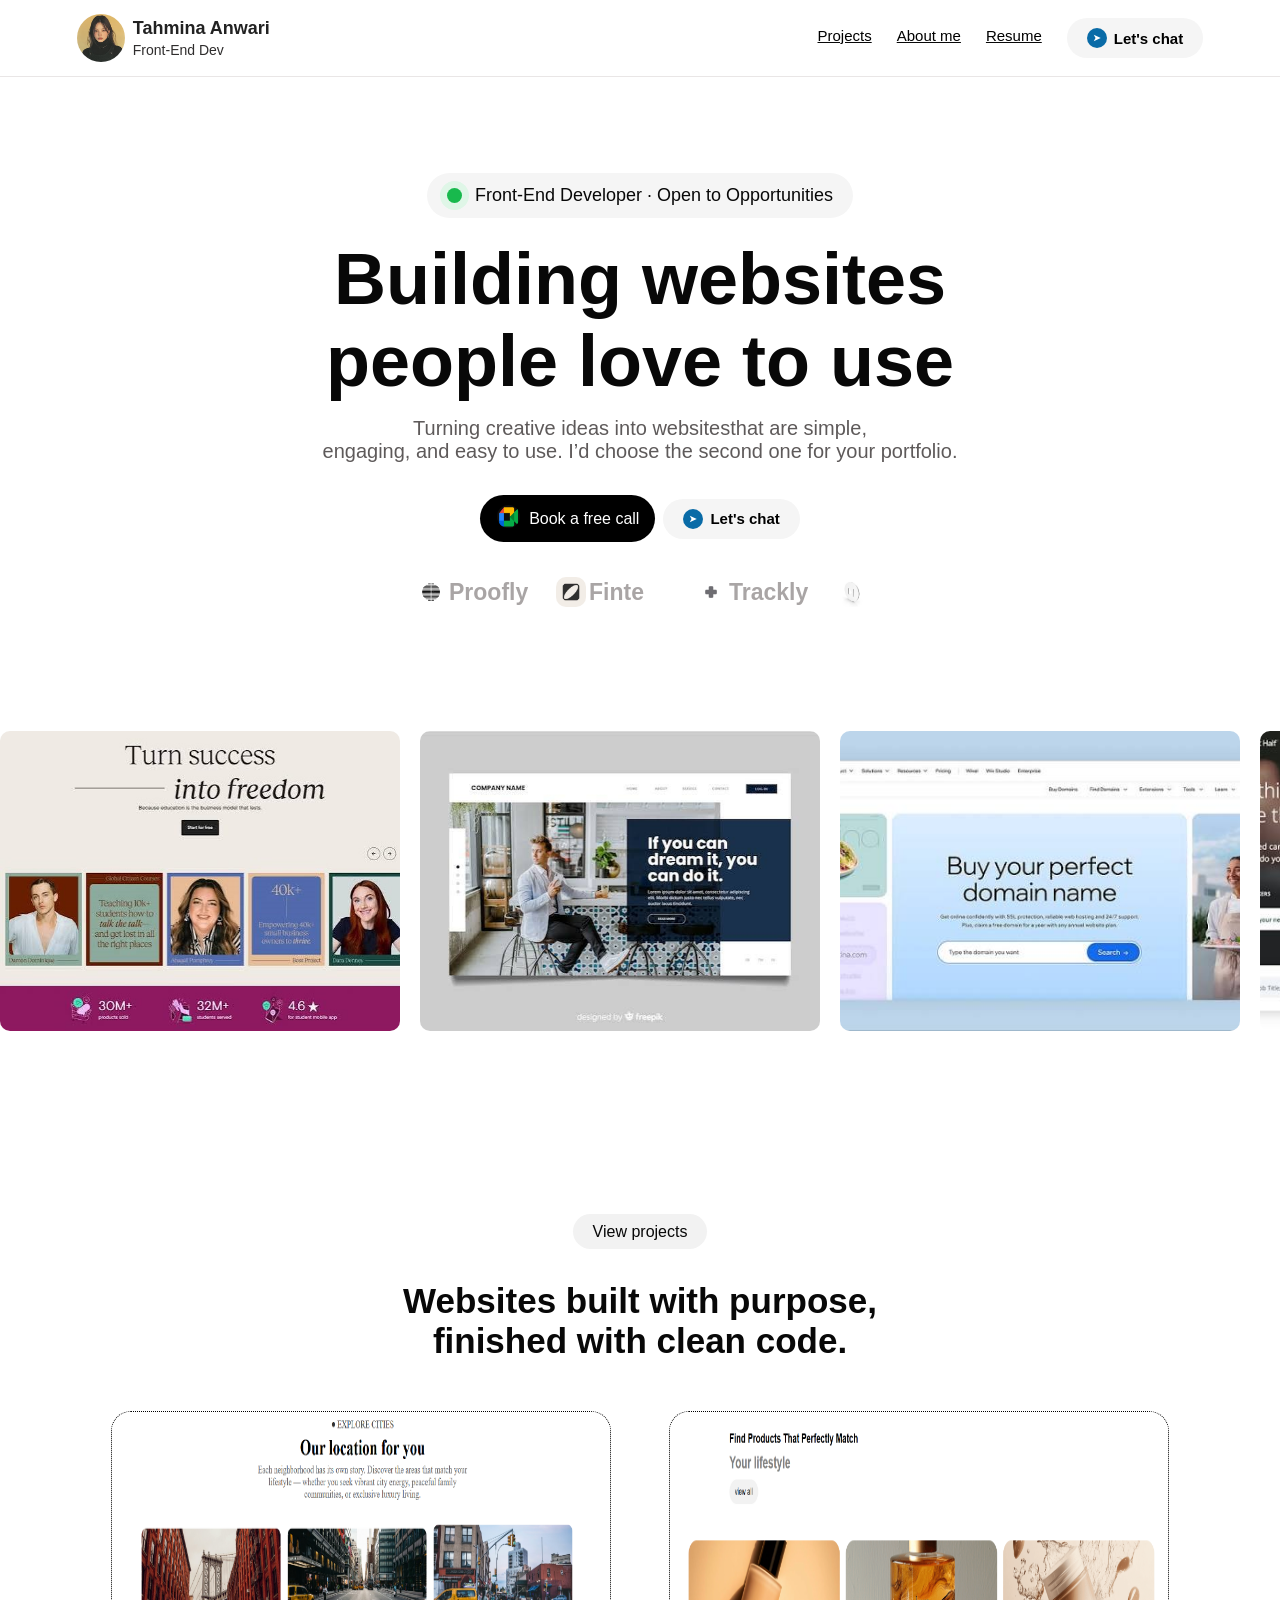
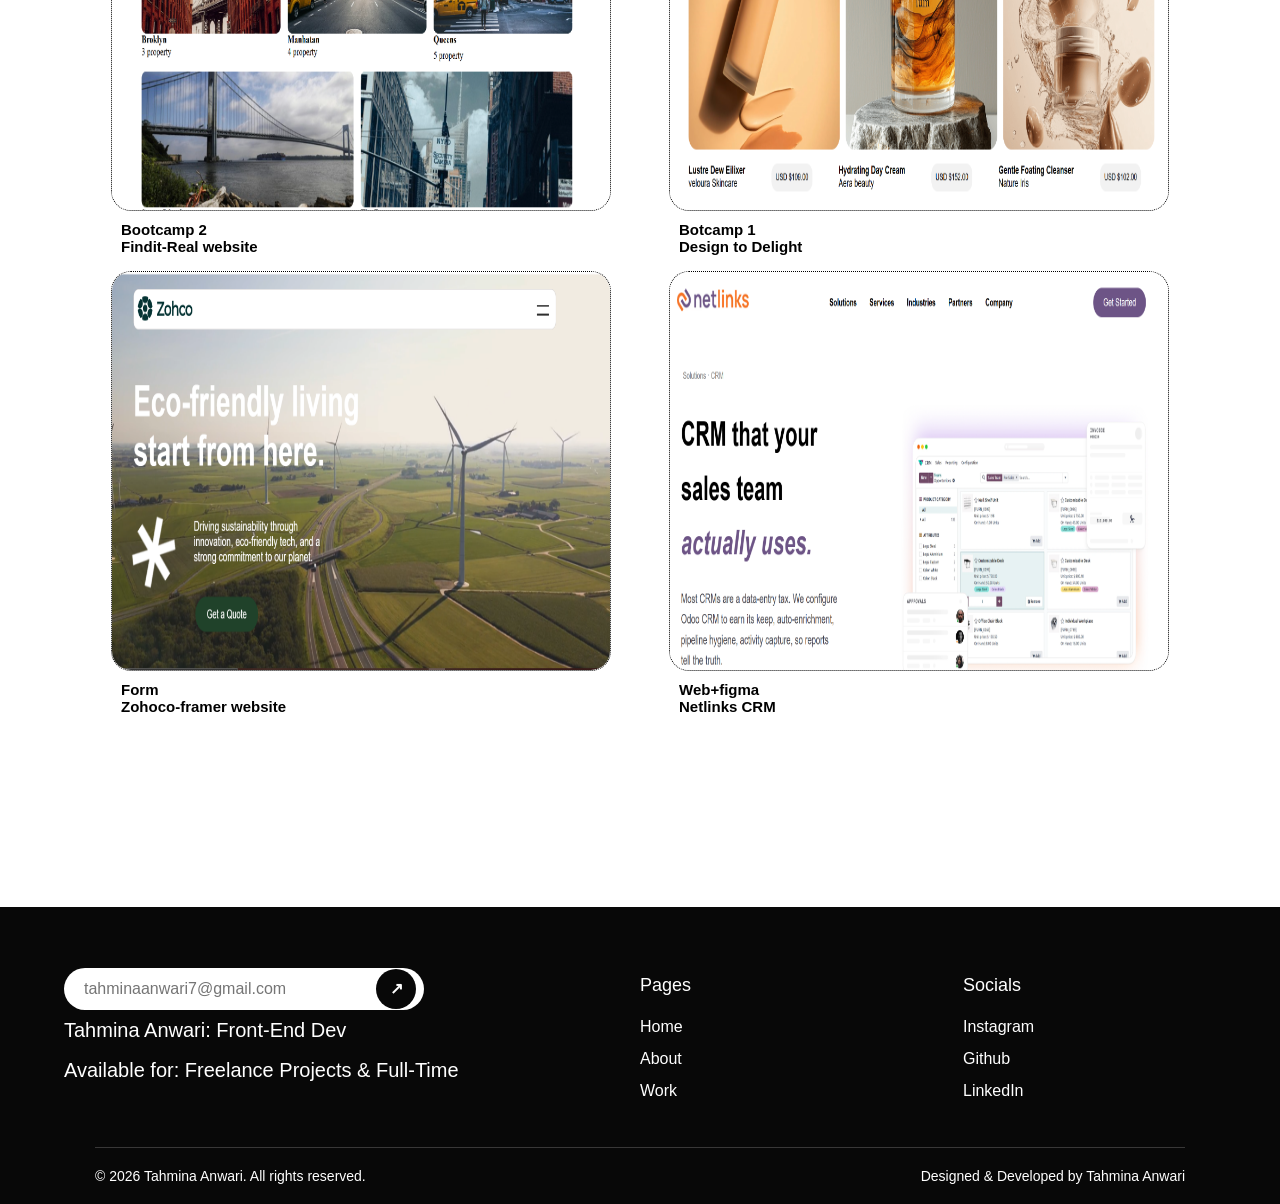
<file: index.html>
<!DOCTYPE html>
<html lang="en">
<head>
    <meta charset="UTF-8">
    <meta name="viewport" content="width=device-width, initial-scale=1.0">
    <title>Continuous Image Slider</title>
    <link rel="stylesheet" href="style.css">
</head>
<body>
    <section>
        <nav class="navbar"> 
            <div class="navv">
                <img src="images/images (8).jpg" alt="">
                  <div class="profile-info">
      <h3>Tahmina Anwari</h3>
      <p>Front-End Dev</p>
    </div></div>
    <div class="nav_link">
                <ul class="menu">
<li><a href="#projects">Projects</a></li>
<li><a href="about.html">About me</a></li>
<li><a href="resumme.html">Resume</a></li>

</ul>
<a href="https://t.me/tahmina_anwari" class="chat_btn"><span class="telegram">➤</span>Let's chat</a>
            </div>
        </nav>
        </div>
    </section>
<!----hero section-->
<section >
<div class="Hero">
<div class="tairadot">
        <span class="dot"></span>
       Front-End Developer · Open to Opportunities
      </div>
<h1>Building websites<br>people love to use</h1>
<p>Turning creative ideas into websitesthat are simple,<br> engaging, and easy to use.
I’d choose the second one for your portfolio.</p>
<div class="omid">
<a href="https://meet.google.com/home?authuser=0" class="videocall"><span class="call"><img src="images/googlemeet.png" alt=""></span>Book a free call</a>
<a href="https://t.me/tahmina_anwari" class="chat_btn"><span class="telegram">➤</span> Let's chat</a>
</div>
</div>
  <div class="slider">
        <div class="slider-track">
            <div class="slide"><img src="images/images.png">
            <div class="slideinfo">
            <p>Proofly</p></div></div>
            <div class="slide"><img src="images/images.jpg"><p>Finte</p></div>
            <div class="slide"><img src="images/download.png"><p>Trackly</p></div>
            <div class="slide"><img src="images/images (1).jpg"><p>Taskgen</p></div>
              <!-- تکرار برای حرکت بی‌نهایت -->
             <div class="slide"><img src="images/images.png"><p>Proofly</p></div>
              <div class="slide"><img src="images/images.jpg"><p>Finte</p></div>
             <div class="slide"><img src="images/download.png"><p>Trackly</p></div>
             <div class="slide"><img src="images/images (1).jpg"><p>Taskgen</p></div>
             </div>
    </div>
</div>
<!-----big movement pics-->
 <div class="move">
        <div class="move1">
            <div class="slide1"><img src="images/web1.jpg"></div>
            <div class="slide1"><img src="images/web2.jpg"></div>
            <div class="slide1"><img src="images/web3.jpg"></div>
            <div class="slide1"><img src="images/web4.jpg"></div>
            <div class="slide1"><img src="images/web5.jpg"></div>
            <div class="slide1"><img src="images/web6.jpg"></div>
             <!-- تکرار برای حرکت بی‌نهایت -->
             <div class="slide1"><img src="images/web1.jpg"></div>
            <div class="slide1"><img src="images/web2.jpg"></div>
            <div class="slide1"><img src="images/web3.jpg"></div>
            <div class="slide1"><img src="images/web4.jpg"></div>
            <div class="slide1"><img src="images/web5.jpg"></div>
            <div class="slide1"><img src="images/web6.jpg"></div>

        </div>
    </div>
</section>
<!---- projects-->
<section id="projects">
<div class="projecthead">
<span>View projects</span>
<h1>Websites built with purpose,<br> finished with clean code.</h1>
</div>

<div class="project">
    <div class="projectpic">
       <a href="https://bootcamp-2-one.vercel.app/"> <img src="images/botcamp2img.png" alt=""></a>
        <p>Bootcamp 2<br>Findit-Real website</p></div>

        <div class="projectpic">
     <a href="https://boot-camp1-two.vercel.app/"> <img src="images/bootcamp1img.png" alt=""></a>
        <p>Botcamp 1<br> Design to Delight</p></div>

        <div class="projectpic">
       <a href="https://zohoco-website.vercel.app/"><img src="images/eco.png" alt=""></a>
        <p>Form<br> Zohoco-framer website</p></div>

        <div class="projectpic">
       <a href="https://web4-bice-two.vercel.app/"> <img src="images/crm.png" alt=""></a>
        <p> Web+figma <br>Netlinks CRM</p></div>

    </div>
</div>
</section>




<footer>
    <div class="foot">

        <!-- LEFT -->
        <div class="feet">
          <div class="email-input">
    <input
        type="email"
        id="email"
        placeholder="tahminaanwari7@gmail.com"
    >

    <span class="email-icon">↗</span>
</div>

            <p>Tahmina Anwari: Front-End Dev</p>
            <p>Available for: Freelance Projects & Full-Time</p>
        </div>

        <!-- PAGES -->
        <div class="feet2">
            <p class="small">Pages</p>

            <a href="#">Home</a>
            <a href="about.html">About</a>
            <a href="#">Work</a>
        </div>

        <!-- SOCIALS -->
        <div class="feet3">
            <p class="small">Socials</p>

            <a href="https://www.instagram.com/anwari_ta">
                Instagram
            </a>

            <a href="https://github.com/tahminaanwari7-cell/Skill-courses">
                Github
            </a>

            <a href="https://www.linkedin.com/in/tahmina-anwari-648617428/">
                LinkedIn
            </a>
        </div>

    </div>

    <div class="last">
        <span>© 2026 Tahmina Anwari. All rights reserved.</span>
        <span>Designed & Developed by Tahmina Anwari</span>
    </div>
</footer>
</body>
</html>
</file>
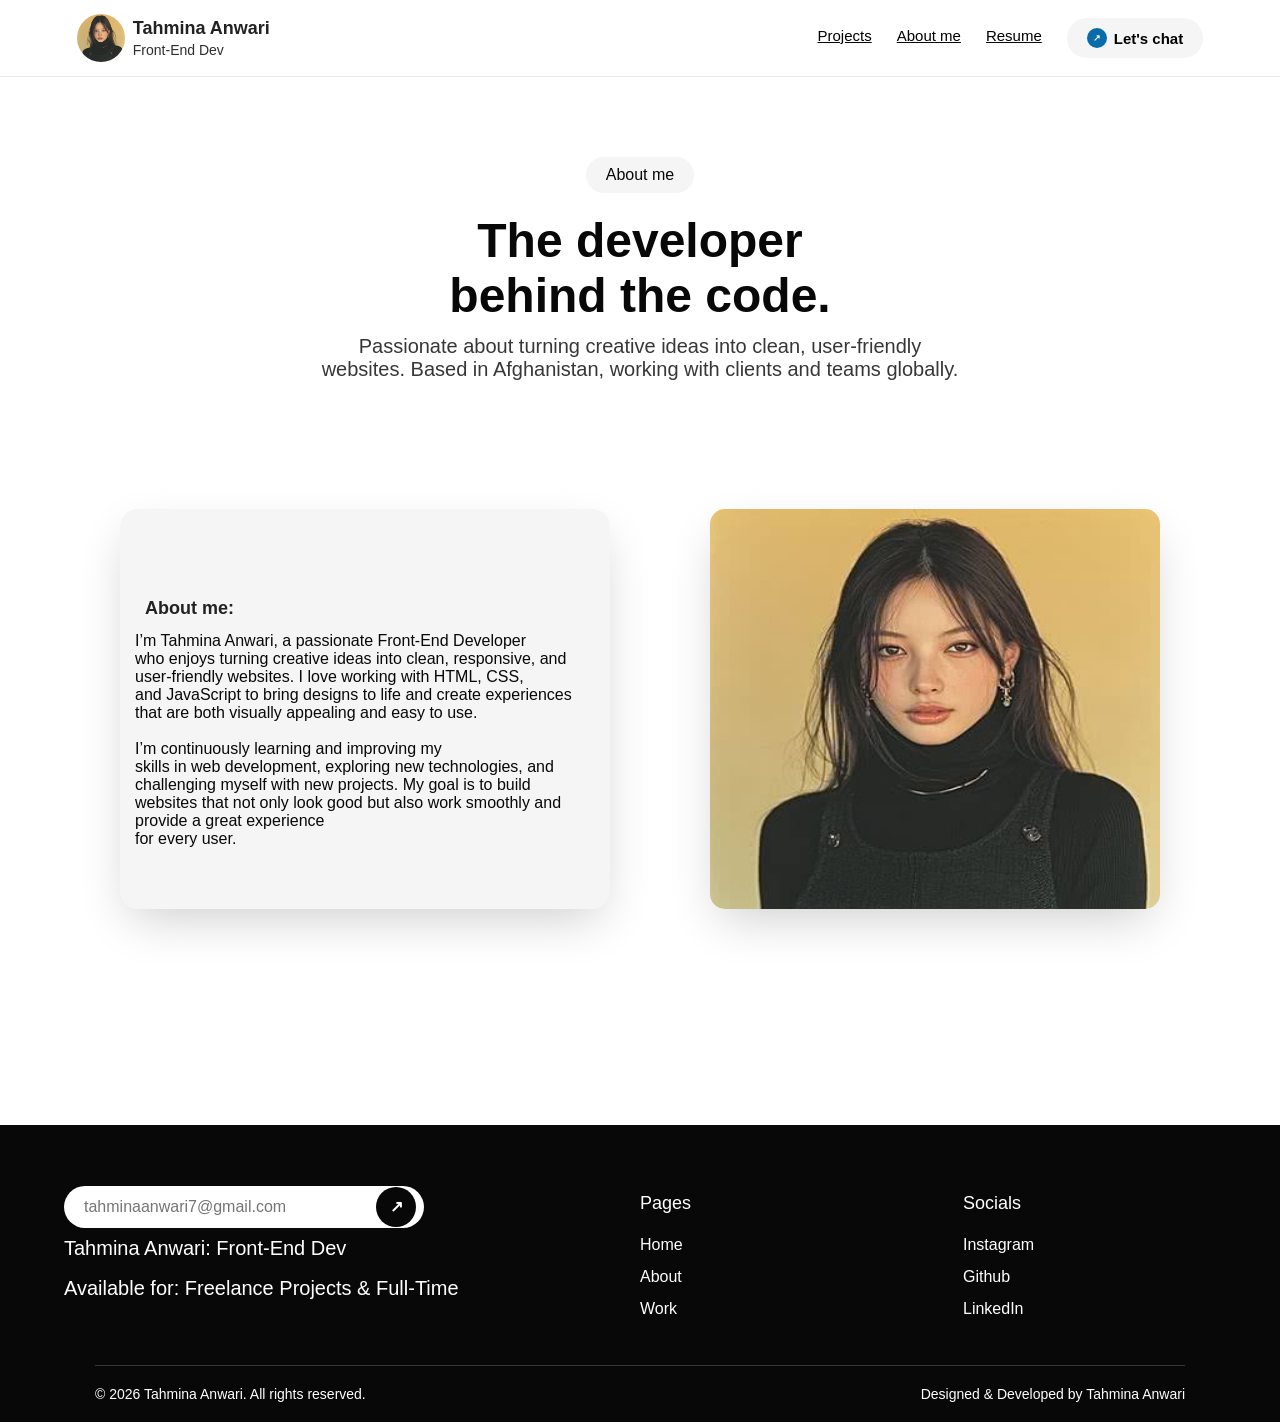
<file: about.html>
<!DOCTYPE html>
<html lang="en">
<head>
    <meta charset="UTF-8">
    <meta name="viewport" content="width=device-width, initial-scale=1.0">
    <title>Portefelio</title>
    <link rel="stylesheet" href="style.css">
</head>
<body>
   <section>
        <nav class="navbar"> 
            <div class="navv">
                <img src="images/images (8).jpg" alt="">
                  <div class="profile-info">
      <h3>Tahmina Anwari</h3>
      <p>Front-End Dev</p>
    </div></div>
    <div class="nav_link">
                <ul class="menu">
<li><a href="index.html">Projects</a></li>
<li><a href="">About me</a></li>
<li><a href="resumme.html">Resume</a></li>

</ul>
<a href="#" class="chat_btn"><span class="telegram">↗</span>Let's chat</a>
            </div>
        </nav>
    </section>  

<section >
<div class="about">
<div class="about1">
        <span class="aboutspan">About me</span>
      
      </div>
<h1>The developer<br> behind the code.</h1>
<p>Passionate about turning creative ideas into clean, user-friendly<br> websites. Based in
     Afghanistan, working with clients and teams globally.</p></div></section>
     <!----pic-->
     <section>
<div class=" aboutme ">
     <div class="aboutpic1">
    <h3>About me:</h3>
      <p>
    I’m Tahmina Anwari, a passionate Front-End Developer <br>who enjoys
    turning creative ideas into clean, responsive, and <br>user-friendly
    websites. I love working with HTML, CSS, <br>and JavaScript to bring
    designs to life and create experiences <br>that are both visually
    appealing and easy to use.<br><br>

    I’m continuously learning and improving my<br> skills in web
    development, exploring new technologies, and <br>challenging myself
    with new projects. My goal is to build <br>websites that not only
    look good but also work smoothly and provide a great experience<br>
    for every user.
</p>
    </p>
     </div>
    <div class="aboutpic">
        <img src="images/images (8).jpg" alt="">


    </div>
</div>
 </section>
<footer>
    <div class="foot">

        <!-- LEFT -->
        <div class="feet">
          <div class="email-input">
    <input
        type="email"
        id="email"
        placeholder="tahminaanwari7@gmail.com"
    >

    <span class="email-icon">↗</span>
</div>

            <p>Tahmina Anwari: Front-End Dev</p>
            <p>Available for: Freelance Projects & Full-Time</p>
        </div>

        <!-- PAGES -->
        <div class="feet2">
            <p class="small">Pages</p>

            <a href="#">Home</a>
            <a href="about.html">About</a>
            <a href="#">Work</a>
        </div>

        <!-- SOCIALS -->
        <div class="feet3">
            <p class="small">Socials</p>

            <a href="https://www.instagram.com/anwari_ta">
                Instagram
            </a>

            <a href="https://github.com/tahminaanwari7-cell/Skill-courses">
                Github
            </a>

            <a href="https://www.linkedin.com/in/tahmina-anwari-648617428/">
                LinkedIn
            </a>
        </div>

    </div>

    <div class="last">
        <span>© 2026 Tahmina Anwari. All rights reserved.</span>
        <span>Designed & Developed by Tahmina Anwari</span>
    </div>
</footer>
</body>
</html>
</file>
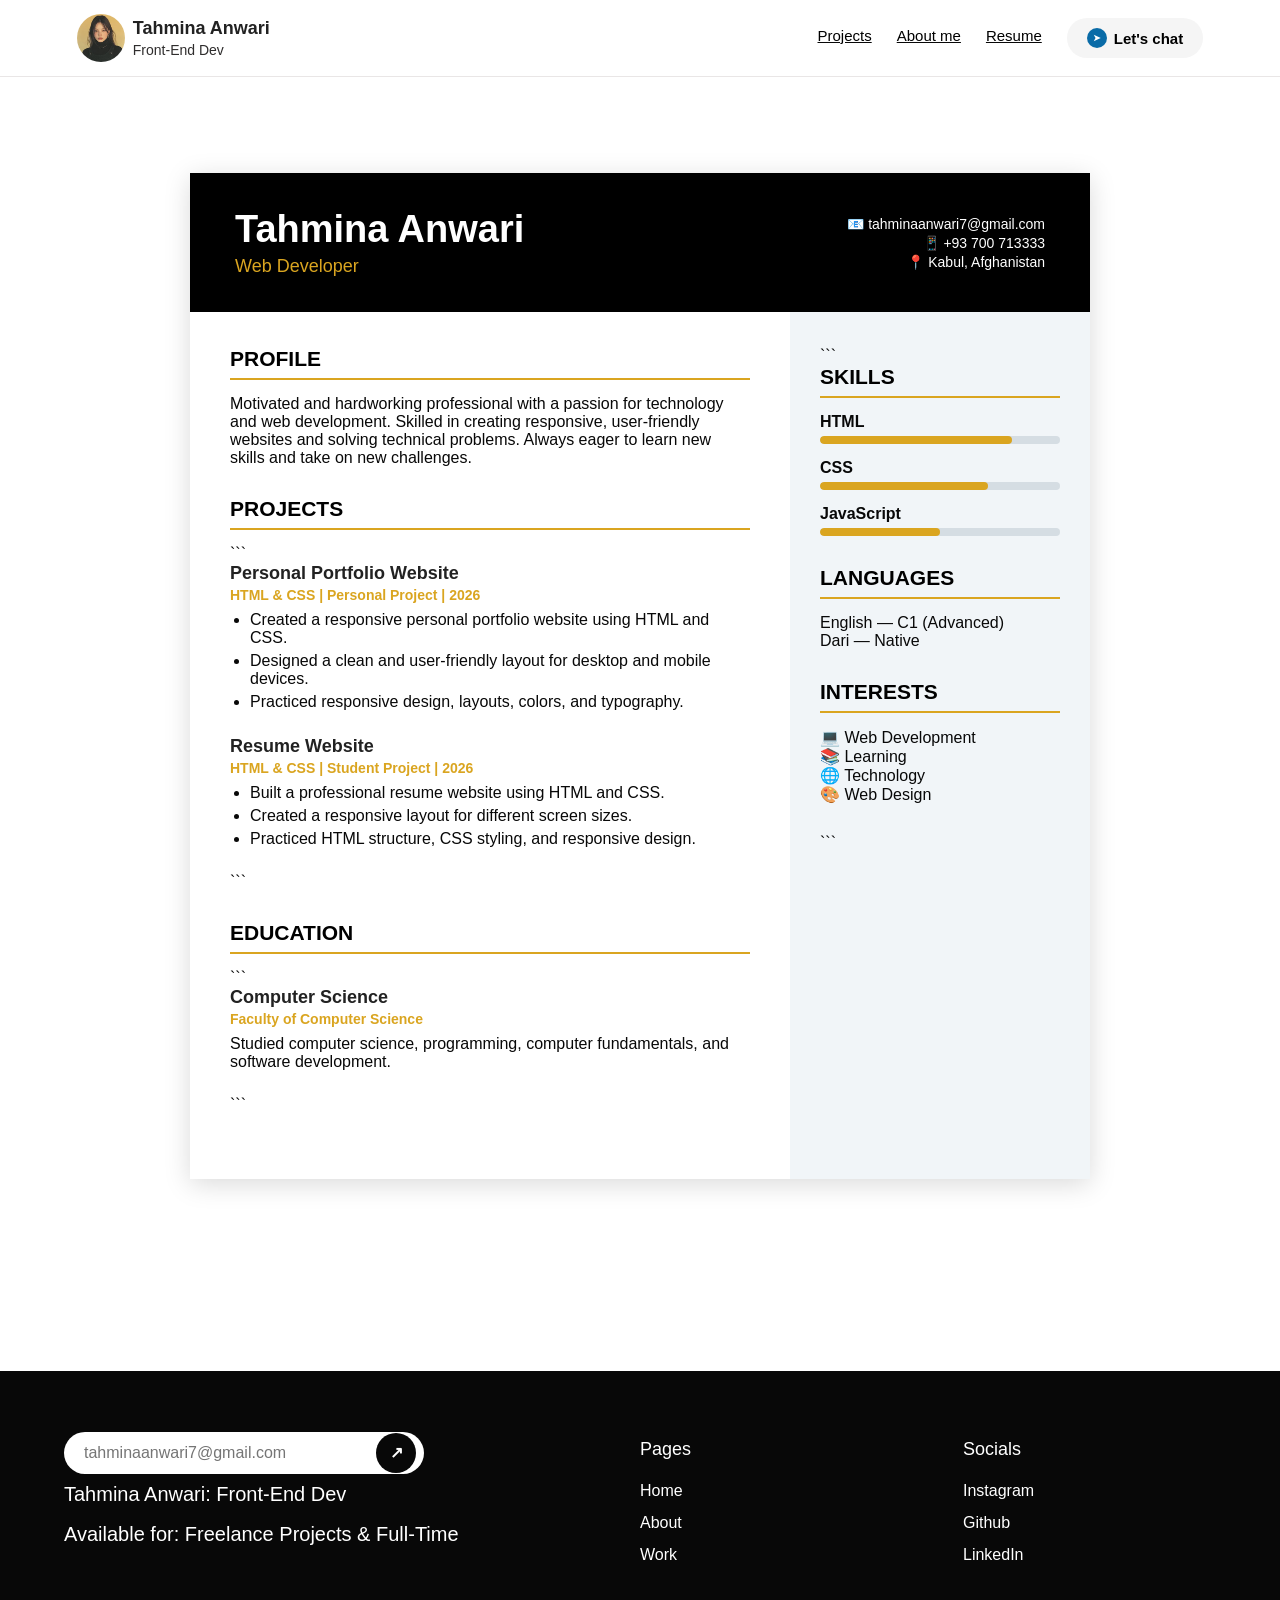
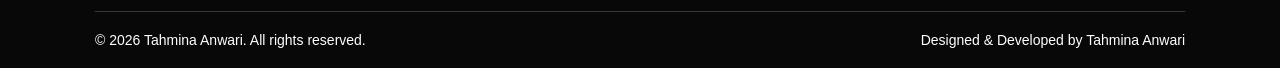
<file: resumme.html>
<!DOCTYPE html>
<html lang="en">
<head>
    <meta charset="UTF-8">
    <meta name="viewport" content="width=device-width, initial-scale=1.0">
    <title>Your Name - Resume</title>
    <link rel="stylesheet" href="style.css">
</head>
<body>
   <section>
        <nav class="navbar"> 
            <div class="navv">
                <img src="images/images (8).jpg" alt="">
                  <div class="profile-info">
      <h3>Tahmina Anwari</h3>
      <p>Front-End Dev</p>
    </div></div>
    <div class="nav_link">
                <ul class="menu">
<li><a href="index.html">Projects</a></li>
<li><a href="about.html">About me</a></li>
<li><a href="resumme.html">Resume</a></li>

</ul>
<a href="#" class="chat_btn"><span class="telegram">➤</span>Let's chat</a>
            </div>
        </nav>
    </section>  


    <div class="resume">

        <!-- Header -->
        <header>
            <div>
                <h1>Tahmina Anwari</h1>
                <p class="job-title">Web Developer</p>
            </div>

            <div class="contact">
                <p>📧 tahminaanwari7@gmail.com</p>
                <p>📱 +93 700 713333</p>
                <p>📍 Kabul, Afghanistan</p>
            </div>
        </header>

        <div class="content">

            <!-- Left Column -->
            <main>

                <section>
                    <h2>Profile</h2>
                    <p>
                        Motivated and hardworking professional with a passion for
                        technology and web development. Skilled in creating
                        responsive, user-friendly websites and solving technical
                        problems. Always eager to learn new skills and take on
                        new challenges.
                    </p>
                </section>

               <section>
    <h2>Projects</h2>

```
<div class="item">
    <h3>Personal Portfolio Website</h3>
    <p class="company">HTML & CSS | Personal Project | 2026</p>
    <ul>
        <li>Created a responsive personal portfolio website using HTML and CSS.</li>
        <li>Designed a clean and user-friendly layout for desktop and mobile devices.</li>
        <li>Practiced responsive design, layouts, colors, and typography.</li>
    </ul>
</div>

<div class="item">
    <h3>Resume Website</h3>
    <p class="company">HTML & CSS | Student Project | 2026</p>
    <ul>
        <li>Built a professional resume website using HTML and CSS.</li>
        <li>Created a responsive layout for different screen sizes.</li>
        <li>Practiced HTML structure, CSS styling, and responsive design.</li>
    </ul>
</div>
```

</section>


                <section>
    <h2>Education</h2>

```
<div class="item">
    <h3>Computer Science</h3>
    <p class="company">Faculty of Computer Science</p>
    <p>
        Studied computer science, programming, computer fundamentals,
        and software development.
    </p>
</div>
```

</section>

</main>

<!-- Right Column -->

<aside>

```
<section>
    <h2>Skills</h2>

    <div class="skill">
        <span>HTML</span>
        <div class="bar"><div style="width: 80%"></div></div>
    </div>

    <div class="skill">
        <span>CSS</span>
        <div class="bar"><div style="width: 70%"></div></div>
    </div>

    <div class="skill">
        <span>JavaScript</span>
        <div class="bar"><div style="width: 50%"></div></div>
    </div>

 
</section>

<section>
    <h2>Languages</h2>
    <p>English — C1 (Advanced)</p>
    <p>Dari — Native</p>
</section>

<section>
    <h2>Interests</h2>
    <p>💻 Web Development</p>
    <p>📚 Learning</p>
    <p>🌐 Technology</p>
    <p>🎨 Web Design</p>
</section>
```

</aside>


        </div>
    </div>
 <footer>
    <div class="foot">

        <!-- LEFT -->
        <div class="feet">
          <div class="email-input">
    <input
        type="email"
        id="email"
        placeholder="tahminaanwari7@gmail.com"
    >

    <span class="email-icon">↗</span>
</div>

            <p>Tahmina Anwari: Front-End Dev</p>
            <p>Available for: Freelance Projects & Full-Time</p>
        </div>

        <!-- PAGES -->
        <div class="feet2">
            <p class="small">Pages</p>

            <a href="#">Home</a>
            <a href="about.html">About</a>
            <a href="#">Work</a>
        </div>

        <!-- SOCIALS -->
        <div class="feet3">
            <p class="small">Socials</p>

            <a href="https://www.instagram.com/anwari_ta">
                Instagram
            </a>

            <a href="https://github.com/tahminaanwari7-cell/Skill-courses">
                Github
            </a>

            <a href="https://www.linkedin.com/in/tahmina-anwari-648617428/">
                LinkedIn
            </a>
        </div>

    </div>

    <div class="last">
        <span>© 2026 Tahmina Anwari. All rights reserved.</span>
        <span>Designed & Developed by Tahmina Anwari</span>
    </div>
</footer>
</body>
</html>
</file>
<file: style.css>
*{
    margin: 0;
    padding: 0;
    box-sizing: border-box;
}
html {
  scroll-behavior: smooth;
}

body {
  font-family: Arial, Helvetica, sans-serif;
  background: #fff;
  color: #080808;
}
.navbar{
    display: flex;
    justify-content: space-between;
    padding: 18px;
  border-bottom: 1px solid #e9e6e6;
 
}
.navv{
    display: flex;
    gap: 8px;
   align-items: center;
}
.navv img{
    width: 48px;
    height: 48px;
    border-radius: 50%;
}
.navv p{
    color: rgb(47, 45, 45);
}
.nav_link{
    display: flex;
    gap: 2rem;
    align-items: center;
}
.menu{
    display: flex;
    gap: 1.5rem;
     font-size: 16px;
     align-items: center;
     text-decoration:underline;
}
.menu a{
    text-decoration: none;
    color: black;
text-decoration:overline;
}

.menu li{
    list-style-type: none;
}
 .chat_btn{
padding: 10px 22px;
border-radius: 33px;
color: black;
background-color:#f5f5f5;
text-decoration: none;
font-weight: bold;
font-size: 16px;
display: flex;
align-items: center;
transition-duration: 1s;
}
.telegram{
    background-color: rgb(9, 107, 167);
    color: white;
    font-size: 8px;
    padding: 6px;
    border-radius: 100%;
    margin-right:10px;
}
.chat_btn:hover{
    background: rgb(17, 17, 17);
    color: white;
}
/*-----Hero--*/
.Hero{
    text-align: center;
   
}
 .tairadot {
  width: fit-content;
  display: flex;
  align-items: center;
  gap: 13px;
  background: #f5f5f5;
  padding: 12px 20px;
  border-radius: 50px;
  font-size: 18px;
  margin-bottom: 20px;
  margin-left: 24rem;
  margin-top: 6rem;
}

.dot {
  width: 15px;
  height: 15px;
  background: #18b94d;
  border-radius: 50%;
  box-shadow:0 0 0 7px #dff6e7;
}

.Hero h1{
    font-size: 4.5rem;
}
.Hero p{
    color: rgb(94, 90, 90);
    font-size: 20px;
    padding-top: 15px;
}
.omid{
    display: flex;
    align-items: center;
    gap: 8px;
    justify-content: center;
    margin-top: 2rem;
}
.videocall {
padding: 9px 16px;
border-radius: 33px;
color:white;
background-color:black;
text-decoration: none;
font-size: 16px;
    display: flex;
    align-items: center;
    gap: 8px;
    transition-duration: 1s;
}
.videocall img{
    width: 25px;
    height: 25px;
    padding: 1px;
    border-radius: 100%

}
.videocall:hover{
    background: white;
    color: black;
}
.slider {
    width: 35%;
    overflow: hidden;
    margin-left: 26rem;
}

.slider-track {
    display: flex;
    width: max-content;
    font-size: 23px;
    font-weight: bold;
    animation: scroll 50s linear infinite;
    color: #a9a5a5;
    
}

.slide {
    width: 140px;
    height: 100px;
    flex-shrink: 0;
    display: flex;
    gap: 3px;
    align-items: center;
}

.slide img {
    width: 30px;
    height: 30px;
    object-fit: cover;
    border-radius: 10px;
    display: block;
}

@keyframes scroll {

    from {
        transform: translateX(-50%);
    }

    to {
        transform: translateX(calc(0));
    }
}

/* movment pics */

.move {
    width: 100%;
    overflow: hidden;
    margin-top: 89px;
}

.move1 {
    display: flex;
    width: max-content;
    gap: 20px;
    animation: scroll 50s linear infinite;
}

.move1 img {
    width: 400px;
    height: 300px;
    flex-shrink: 0;
    object-fit: cover;
    border-radius: 10px;
    display: block;
}

@keyframes scroll {
    from {
        transform: translateX(0);
    }

    to {
        transform: translateX(calc(-50% - 7.5px));
    }
}
/*  projects */
.projecthead{
    margin-top: 12rem;
    text-align: center;
}
.projecthead span{
    padding: 9px 20px;
    background-color: #f2f2f2;
    border-radius: 33px;
}
.projecthead h1{
    font-size: 35px;
    margin-top: 40px;
}
.project{
    display :flex;
    gap: 1rem;
    justify-content: space-around;
    flex-wrap: wrap;
    margin-top: 50px;
   
}
.project img{
    width: 500px;
    height: 400px;
 border-radius: 20px;
 border: 1.5px dotted black;
}
.projectpic p{
margin-left: 10px;
margin-top: 6px;
font-weight: bold;
font-size: 15px;
color: black;
}

/* =========================================================
   FOOTER
========================================================= */

footer {
    width: 100%;
    background-color: #080808;
    color: white;
    margin-top: 12rem;
}

.foot {
    width: 90%;
    max-width: 1100px;

    margin: 0 auto;
    padding: 60px 0 40px;

    display: grid;
    grid-template-columns: 2fr 1fr 1fr;
    gap: 70px;

    align-items: start;
}


/* =========================================================
   LEFT FOOTER
========================================================= */

.feet {
    color: white;
    font-size: 20px;
    line-height: 2;

    margin: 0;
    padding: 0;
}

.email-input {
    position: relative;
    width: 360px;
    max-width: 100%;
}

.email-input input {
    width: 100%;
    padding: 12px 50px 12px 20px;
    border: none;
    border-radius: 33px;
    font-size: 16px;
    outline: none;
}

.email-icon {
    position: absolute;
    right: 8px;
    top: 50%;
    transform: translateY(-50%);

    width: 40px;
    height: 40px;
font-weight: bolder;
    display: flex;
    align-items: center;
    justify-content: center;
    background: #080808;
    color: white;

    border-radius: 50%;
    font-size: 16px;
    cursor: pointer;
}



/* =========================================================
   PAGES + SOCIALS
========================================================= */

.feet2,
.feet3 {
    color: white;

    margin: 0;
    padding: 0;

    font-size: 18px;
    line-height: 2;
}


/* HEADINGS */

.small {
    color: white;

    font-size: 18px;
    font-weight: normal;

    margin: 0 0 8px 0;
    padding: 0;
}


/* LINKS */

.feet2 a,
.feet3 a {
    display: block;

    color: white;
    text-decoration: none;

    margin: 0;
    padding: 0;

    font-size: 16px;
    line-height: 2;
}

.feet2 a:hover,
.feet3 a:hover {
    color: gray;
}


/* =========================================================
   BOTTOM FOOTER
========================================================= */

.last {
    width: 90%;
    max-width: 1100px;

    margin: 0 auto;

    border-top: 1px solid #383737;

    padding: 20px 0;

    display: flex;
    justify-content: space-between;
    align-items: center;

    color: white;
    font-size: 14px;
}


/* =========================================================
   TABLET
========================================================= */

@media screen and (max-width: 900px) {

    .foot {
        width: 90%;
        grid-template-columns: 1.5fr 1fr 1fr;
        gap: 40px;
    }

}


/* =========================================================
   MOBILE
========================================================= */

@media screen and (max-width: 600px) {

    footer {
        margin-top: 80px;
    }

    .foot {
        width: 100%;

        display: flex;
        flex-direction: column;

        gap: 30px;

        padding: 40px 20px;
    }

    .feet,
    .feet2,
    .feet3 {
        width: 100%;
        margin: 0;
        padding: 0;
    }

    .feet {
        font-size: 17px;
    }

    .feet input {
        width: 100%;
        max-width: 330px;
    }

    .small {
        font-size: 17px;
        margin: 0 0 8px 0;
    }

    .feet2 a,
    .feet3 a {
        font-size: 15px;
        line-height: 1.8;
    }

    .last {
        width: calc(100% - 40px);

        margin: 0 20px;

        padding: 18px 0;

        display: flex;
        flex-direction: column;

        align-items: flex-start;
        gap: 7px;

        font-size: 11px;
    }
}


/*------ about page-----------------------------------------------------------------------*/
.about{
    text-align: center;
    margin-top: 5rem;
    
}

.about h1{
    font-size: 3rem;
}
.about p{
    font-size: 20px;
    color: #383737;
   padding: 12px;
}
.aboutspan{
    padding: 9px 20px;
    width: fit-content;
    background-color: #f5f5f5;
   margin-bottom: 20px;
    border-radius: 33px;
    display: inline-block;
}
.aboutme{
    display: flex;
    justify-content: space-evenly;
    margin-top: 6rem;
    padding: 20px;
}
.aboutpic1{
    background-color: #f5f5f5;
    width: 490px;
    height: 400px;
    padding: 15px;
    border-radius: 18px;
     box-shadow: rgba(0, 0, 0, 0.2) 0px 18px 50px -10px;
}
.aboutpic1 h3{
  margin-top: 4rem;
    font-size: 18px;
    padding: 10px;
}
.aboutpic1 p{
  font-size: 16px; 
}
.aboutpic img{
width: 450px;
height: 400px;
border-radius: 15px;
   box-shadow: rgba(0, 0, 0, 0.2) 0px 18px 50px -10px;

}

/* =========================================================
   PERFECT MOBILE RESPONSIVE
   ========================================================= */

@media screen and (max-width: 600px) {

    /* ---------- BASIC ---------- */

    * {
        box-sizing: border-box;
    }

    html,
    body {
        width: 100%;
        max-width: 100%;
        overflow-x: hidden;
    }

    body {
        margin: 0;
        padding: 0;
    }


    /* =====================================================
       NAVBAR
       ===================================================== */

    .navbar {
        width: 100%;
        height: auto;
        min-height: 65px;
        padding: 10px 16px;

        display: flex;
        align-items: center;
        justify-content: space-between;

        border-bottom: 1px solid #e9e6e6;
    }

    .navv {
        padding-left: 0;
        display: flex;
        align-items: center;
        gap: 8px;
    }

    .navv img {
        width: 42px;
        height: 42px;
    }

    .navv p {
        font-size: 14px;
        white-space: nowrap;
    }

    .nav_link {
        padding-right: 0;
        display: flex;
        align-items: center;
    }

    /* Hide desktop menu on phone */
    .menu {
        display: none;
    }

    .chat_btn {
        padding: 9px 15px;
        font-size: 13px;
        border-radius: 30px;
        white-space: nowrap;
    }

    .telegram {
        font-size: 7px;
        padding: 5px;
        margin-right: 5px;
    }


    /* =====================================================
       HERO
       ===================================================== */

    .Hero {
        width: 100%;
        padding: 0 20px;
        text-align: center;
    }

    .tairadot {
        width: fit-content;

        margin: 45px auto 20px;

        padding: 9px 15px;

        font-size: 14px;

        display: flex;
        align-items: center;
        justify-content: center;

        gap: 10px;
    }

    .dot {
        width: 11px;
        height: 11px;
        flex-shrink: 0;

        box-shadow: 0 0 0 5px #dff6e7;
    }

    .Hero h1 {
        width: 100%;
        margin: 0;

        font-size: clamp(38px, 11vw, 52px);

        line-height: 1.08;
        letter-spacing: -1.5px;
    }

    .Hero p {
        width: 100%;
        max-width: 370px;

        margin: 0 auto;

        padding-top: 16px;

        font-size: 16px;
        line-height: 1.6;
    }


    /* =====================================================
       HERO BUTTON
       ===================================================== */

    .omid {
        width: 100%;

        display: flex;
        justify-content: center;
        align-items: center;

        margin-top: 25px;
    }

    .videocall {
        padding: 11px 20px;

        font-size: 14px;

        gap: 8px;
    }

    .videocall img {
        width: 23px;
        height: 23px;
    }


    /* =====================================================
       TEXT SLIDER
       ===================================================== */

    .slider {
        width: 100%;

        margin: 35px 0 0;

        overflow: hidden;
    }

    .slider-track {
        width: max-content;

        font-size: 18px;

        animation: textScroll 35s linear infinite;
    }

    .slide {
        width: 115px;
        height: 75px;

        display: flex;
        align-items: center;

        gap: 5px;

        flex-shrink: 0;
    }

    .slide img {
        width: 26px;
        height: 26px;
        flex-shrink: 0;
    }


    /* =====================================================
       IMAGE MOVING SLIDER
       ===================================================== */

    .move {
        width: 100%;

        margin-top: 45px;

        overflow: hidden;
    }

    .move1 {
        width: max-content;

        display: flex;

        gap: 12px;

        animation: imageScroll 35s linear infinite;
    }

    .move1 img {
        width: 260px;
        height: 190px;

        flex-shrink: 0;

        object-fit: cover;

        border-radius: 12px;
    }


    /* =====================================================
       PROJECT HEADER
       ===================================================== */

    .projecthead {
        width: 100%;

        margin-top: 90px;

        padding: 0 20px;

        text-align: center;
    }

    .projecthead span {
        display: inline-block;

        padding: 8px 16px;

        font-size: 13px;

        border-radius: 30px;
    }

    .projecthead h1 {
        margin-top: 28px;

        font-size: 29px;

        line-height: 1.2;

        letter-spacing: -0.5px;
    }


    /* =====================================================
       PROJECTS
       ===================================================== */

    .project {
        width: 100%;

        margin-top: 35px;

        padding: 0 18px;

        display: flex;
        flex-direction: column;

        gap: 32px;

        justify-content: center;
    }

    .projectpic {
        width: 100%;
        max-width: 100%;
    }

    .project img {
        display: block;

        width: 100%;
        height: auto;

        aspect-ratio: 5 / 4;

        object-fit: cover;

        border-radius: 16px;
    }

    .projectpic p {
        margin: 9px 5px 0;

        font-size: 15px;

        line-height: 1.5;
    }


    /* =====================================================
       FOOTER
       ===================================================== */

    footer {
        width: 100%;

        margin-top: 90px;
    }

    .foot {
        width: 100%;

        display: flex;
        flex-direction: column;

        gap: 35px;

        padding: 40px 22px;

        margin-top: 0;
    }

    .feet,
    .feet2,
    .feet3 {
        width: 100%;

        margin: 0;

        font-size: 17px;

        line-height: 1.8;
    }

    .feet input {
        width: 100%;
        max-width: 330px;

        padding: 12px 18px;

        font-size: 15px;

        border-radius: 30px;
    }

    .feet a,
    .feet3 a {
        margin-left: 0;
    }

    .feet2 {
        margin-left: 0;
    }

    .feet2 a,
    .feet3 a {
        display: block;
    }

    .small {
        font-size: 13px;
        margin-left: 4rem;
    }

    .last {
        width: calc(100% - 40px);

        margin: 0 20px;

        padding: 20px 0;

        display: flex;
        flex-direction: column;

        gap: 8px;

        font-size: 12px;
    }


    /* =====================================================
       ABOUT PAGE
       ===================================================== */

    .about {
        width: 100%;

        margin-top: 50px;

        padding: 0 20px;

        text-align: center;
    }

    .aboutspan {
        display: inline-block;

        padding: 8px 16px;

        font-size: 13px;
    }

    .about h1 {
        margin: 25px 0 0;

        font-size: 38px;

        line-height: 1.15;

        letter-spacing: -1px;
    }

    .about p {
        padding: 12px 0;

        font-size: 16px;

        line-height: 1.6;
    }


    /* =====================================================
       ABOUT CONTENT
       ===================================================== */

    .aboutme {
        width: 100%;

        display: flex;
        flex-direction: column;

        align-items: center;

        gap: 25px;

        margin-top: 40px;

        padding: 0 18px;
    }

    .aboutpic1 {
        width: 100%;
        height: auto;

        min-height: 300px;

        padding: 20px;

        border-radius: 16px;
    }

    .aboutpic1 h3 {
        margin-top: 30px;

        font-size: 18px;
    }

    .aboutpic1 p {
        font-size: 15px;

        line-height: 1.6;
    }

    .aboutpic {
        width: 100%;
    }

    .aboutpic img {
        display: block;

        width: 100%;
        height: auto;

        aspect-ratio: 1 / 1;

        object-fit: cover;

        border-radius: 16px;
    }
}


/* =========================================================
   SMALL IPHONES — 320px to 380px
   ========================================================= */

@media screen and (max-width: 380px) {

    .navbar {
        padding: 9px 12px;
    }

    .navv img {
        width: 38px;
        height: 38px;
    }

    .navv p {
        font-size: 12px;
    }

    .chat_btn {
        padding: 8px 11px;
        font-size: 12px;
    }

    .Hero {
        padding: 0 15px;
    }

    .Hero h1 {
        font-size: 36px;
    }

    .Hero p {
        font-size: 15px;
    }

    .move1 img {
        width: 230px;
        height: 170px;
    }

    .project {
        padding: 0 15px;
    }

    .projecthead h1 {
        font-size: 26px;
    }

    .about h1 {
        font-size: 34px;
    }
}


/* =========================================================
   SLIDER ANIMATIONS
   ========================================================= */

@keyframes textScroll {

    from {
        transform: translateX(-50%);
    }

    to {
        transform: translateX(0);
    }
}


@keyframes imageScroll {

    from {
        transform: translateX(0);
    }

    to {
        transform: translateX(calc(-50% - 6px));
    }
}


/*       resume-html------------------------------------------------------------------------*/



.resume {
    width: 900px;
    max-width: 95%;
    margin: 40px auto;
    margin-top: 6rem;
    background: white;
    box-shadow: 0 5px 25px rgba(0, 0, 0, 0.15);
}

/* Header */
header {
    background: black;
    color: white;
    padding: 35px 45px;
    display: flex;
    justify-content: space-between;
    align-items: center;
}

header h1 {
    font-size: 38px;
    margin-bottom: 5px;
}

.job-title {
    font-size: 18px;
    color: goldenrod;
}

.contact {
    text-align: right;
    font-size: 14px;
}

.contact p {
    margin: 3px 0;
}

/* Main Content */
.content {
    display: grid;
    grid-template-columns: 2fr 1fr;
}

/* Main column */
main {
    padding: 35px 40px;
}

/* Sidebar */
aside {
    background: #f1f5f8;
    padding: 35px 30px;
}

section {
    margin-bottom: 30px;
}

h2 {
    color: black;
    font-size: 21px;
    text-transform: uppercase;
    border-bottom: 2px solid goldenrod;
    padding-bottom: 7px;
    margin-bottom: 15px;
}

h3 {
    color: #222;
    font-size: 18px;
    margin-bottom: 3px;
}

.item {
    margin-bottom: 25px;
}

.company {
    color: goldenrod;
    font-size: 14px;
    font-weight: bold;
    margin-bottom: 8px;
}

ul {
    padding-left: 20px;
}

li {
    margin-bottom: 5px;
}

/* Skills */
.skill {
    margin-bottom: 15px;
}

.skill span {
    font-weight: bold;
    display: block;
    margin-bottom: 5px;
}

.bar {
    height: 8px;
    background: #d5dde3;
    border-radius: 10px;
    overflow: hidden;
}

.bar div {
    height: 100%;
    background: goldenrod;
    border-radius: 10px;
}

/* Mobile Responsive */
@media (max-width: 700px) {

    .resume {
        width: 100%;
        margin: 0;
    }

    header {
        flex-direction: column;
        align-items: flex-start;
        gap: 20px;
    }

    .contact {
        text-align: left;
    }

    .content {
        grid-template-columns: 1fr;
    }

    main,
    aside {
        padding: 25px;
    }

    header h1 {
        font-size: 30px;
    }
}

/* Print */
@media print {
    body {
        background: white;
    }

    .resume {
        width: 100%;
        max-width: none;
        margin: 0;
        box-shadow: none;
    }
}



/*----------------------------------Responsive------------------------------------------*/
/* =========================================================
   COMPLETE RESPONSIVE CSS
   DESKTOP + TABLET + MOBILE
   ========================================================= */


/* =========================================================
   LARGE DESKTOP
   1200px AND ABOVE
   ========================================================= */

@media screen and (min-width: 1200px) {

    .navbar {
        padding: 18px 8rem;
    }

    .navv {
        padding-left: 0;
    }

    .nav_link {
        padding-right: 0;
    }

    .tairadot {
        margin-left: auto;
        margin-right: auto;
    }

    .slider {
        margin-left: auto;
        margin-right: auto;
    }

    .project {
        max-width: 1100px;
        margin-left: auto;
        margin-right: auto;
    }

    .foot {
        max-width: 1200px;
        margin-left: auto;
        margin-right: auto;
    }

    .last {
        max-width: 1090px;
        margin-left: auto;
        margin-right: auto;
    }
}


/* =========================================================
   DESKTOP
   769px — 1199px
   ========================================================= */

@media screen and (min-width: 769px) and (max-width: 1199px) {

    /* ================= NAVBAR ================= */

    .navbar {
        width: 100%;
        padding: 15px 40px;

        display: flex;
        align-items: center;
        justify-content: space-between;
    }

    .navv {
        padding-left: 0;
    }

    .nav_link {
        padding-right: 0;
        gap: 20px;
    }

    .menu {
        gap: 20px;
        font-size: 14px;
    }

    .chat_btn {
        padding: 9px 17px;
        font-size: 14px;
    }


    /* ================= HERO ================= */

    .Hero {
        width: 100%;
        padding: 0 30px;
    }

    .tairadot {
        margin: 80px auto 20px;
    }

    .Hero h1 {
        font-size: 4rem;
    }

    .Hero p {
        font-size: 18px;
    }

    .slider {
        width: 45%;
        margin: 30px auto 0;
    }


    /* ================= IMAGE SLIDER ================= */

    .move {
        width: 100%;
        margin-top: 70px;
    }

    .move1 {
        gap: 15px;
    }

    .move1 img {
        width: 330px;
        height: 250px;
    }


    /* ================= PROJECTS ================= */

    .projecthead {
        margin-top: 10rem;
    }

    .project {
        width: 100%;
        padding: 0 30px;
        gap: 20px;
    }

    .projectpic {
        width: calc(50% - 10px);
    }

    .project img {
        width: 100%;
        height: 300px;
        object-fit: cover;
    }


    /* ================= FOOTER ================= */

    .foot {
        width: 100%;
        padding: 35px 40px;
        gap: 40px;
    }

    .feet2 {
        margin-left: auto;
    }

    .feet,
    .feet2,
    .feet3 {
        font-size: 17px;
    }
   

    .last {
        width: calc(100% - 80px);
        margin: 25px 40px 0;
    }
    

    /* ================= ABOUT ================= */

    .about {
        padding: 0 30px;
    }

    .aboutme {
        gap: 25px;
        padding: 20px 30px;
    }

    .aboutpic1 {
        width: 45%;
        height: auto;
    }

    .aboutpic {
        width: 45%;
    }

    .aboutpic img {
        width: 100%;
        height: 400px;
        object-fit: cover;
    }
}


/* =========================================================
   TABLET
   601px — 768px
   ========================================================= */

@media screen and (min-width: 601px) and (max-width: 768px) {

    /* ================= NAVBAR ================= */

    .navbar {
        width: 100%;
        padding: 12px 20px;

        display: flex;
        align-items: center;
        justify-content: space-between;

        gap: 10px;
    }

    .navv {
        padding-left: 0;
        gap: 7px;
    }

    .navv img {
        width: 42px;
        height: 42px;
    }

    .navv p {
        font-size: 13px;
    }

    .nav_link {
        padding-right: 0;
        gap: 12px;
    }

    .menu {
        display: flex;
        gap: 14px;
        font-size: 12px;
        align-items: center;
    }

    .menu li {
        list-style: none;
    }

    .menu a {
        text-decoration: none;
        color: black;
        white-space: nowrap;
    }

    .chat_btn {
        padding: 8px 13px;
        font-size: 12px;
        white-space: nowrap;
    }

    .telegram {
        font-size: 7px;
        padding: 5px;
        margin-right: 4px;
    }


    /* ================= HERO ================= */

    .Hero {
        width: 100%;
        padding: 0 25px;
    }

    .tairadot {
        margin: 60px auto 20px;
        font-size: 15px;
        padding: 10px 17px;
    }

    .dot {
        width: 12px;
        height: 12px;
    }

    .Hero h1 {
        font-size: clamp(42px, 8vw, 58px);
        line-height: 1.1;
    }

    .Hero p {
        font-size: 17px;
        line-height: 1.5;
        max-width: 600px;
        margin: auto;
    }


    /* ================= BUTTON ================= */

    .omid {
        margin-top: 22px;
    }

    .videocall {
        padding: 10px 18px;
        font-size: 14px;
    }


    /* ================= TEXT SLIDER ================= */

    .slider {
        width: 75%;
        margin: 35px auto 0;
    }

    .slider-track {
        font-size: 20px;
    }

    .slide {
        width: 125px;
        height: 80px;
    }


    /* ================= IMAGE SLIDER ================= */

    .move {
        margin-top: 55px;
    }

    .move1 {
        gap: 15px;
    }

    .move1 img {
        width: 280px;
        height: 210px;
    }


    /* ================= PROJECT HEADER ================= */

    .projecthead {
        margin-top: 80px;
        padding: 0 20px;
    }

    .projecthead h1 {
        font-size: 31px;
        margin-top: 30px;
    }


    /* ================= PROJECTS ================= */

    .project {
        width: 100%;
        padding: 0 20px;

        display: flex;
        flex-wrap: wrap;

        gap: 20px;
    }

    .projectpic {
        width: calc(50% - 10px);
    }

    .project img {
        width: 100%;
        height: 230px;
        object-fit: cover;
        border-radius: 15px;
    }

    .projectpic p {
        margin: 8px 5px;
        font-size: 14px;
    }


    /* ================= FOOTER ================= */

    .foot {
        width: 100%;

        display: grid;
        grid-template-columns: 1fr 1fr;

        gap: 30px;

        padding: 35px 25px;
        margin-top: 80px;
    }

    .feet,
    .feet2,
    .feet3 {
        margin: 0;
        font-size: 16px;
    }

    .feet2 {
        margin-left: 0;
    }

    .feet a,
    .feet3 a {
        margin-left: 0;
    }

    .last {
        width: calc(100% - 50px);
        margin: 20px 25px 0;

        padding: 18px 0;

        font-size: 12px;
    }


    /* ================= ABOUT ================= */

    .about {
        margin-top: 50px;
        padding: 0 25px;
    }

    .about h1 {
        font-size: 42px;
    }

    .about p {
        font-size: 17px;
    }

    .aboutme {
        display: flex;
        gap: 20px;
        margin-top: 45px;
        padding: 0 20px;
    }

    .aboutpic1 {
        width: 50%;
        height: auto;
        min-height: 350px;
    }

    .aboutpic {
        width: 50%;
    }

    .aboutpic img {
        width: 100%;
        height: 350px;
        object-fit: cover;
    }


    /* ================= RESUME ================= */

    .resume {
        width: 90%;
        max-width: 850px;
        margin: 50px auto;
    }

    .resume header {
        padding: 30px 35px;
    }

    .resume header h1 {
        font-size: 32px;
    }

    .resume .content {
        display: grid;
        grid-template-columns: 1.7fr 1fr;
    }

    .resume main {
        padding: 30px;
    }

    .resume aside {
        padding: 30px 25px;
    }
}


/* =========================================================
   MOBILE
   381px — 600px
   ========================================================= */

@media screen and (min-width: 381px) and (max-width: 600px) {

    /* ================= NAVBAR ================= */

    .navbar {
        width: 100%;
        padding: 10px 15px;

        display: flex;
        align-items: center;
        justify-content: space-between;

        gap: 7px;
    }

    .navv {
        padding-left: 0;
        gap: 6px;
        flex-shrink: 0;
    }

    .navv img {
        width: 40px;
        height: 40px;
    }

    .navv p {
        font-size: 12px;
        white-space: nowrap;
    }

    .nav_link {
        padding-right: 0;

        display: flex;
        align-items: center;

        gap: 7px;

        min-width: 0;
    }

    /* MENU STAYS VISIBLE */

    .menu {
        display: flex;
        gap: 9px;
        align-items: center;

        font-size: 11px;
    }

    .menu li {
        list-style: none;
    }

    .menu a {
        text-decoration: none;
        color: black;
        white-space: nowrap;
    }

    .chat_btn {
        padding: 8px 11px;

        font-size: 11px;

        white-space: nowrap;
    }

    .telegram {
        display: none;
    }


    /* ================= HERO ================= */

    .Hero {
        width: 100%;
        padding: 0 18px;
        text-align: center;
    }

    .tairadot {
        margin: 45px auto 20px;

        padding: 9px 15px;

        font-size: 13px;

        gap: 9px;
    }

    .dot {
        width: 11px;
        height: 11px;

        box-shadow: 0 0 0 5px #dff6e7;
    }

    .Hero h1 {
        width: 100%;

        font-size: clamp(38px, 11vw, 50px);

        line-height: 1.08;

        letter-spacing: -1.5px;
    }

    .Hero p {
        width: 100%;
        max-width: 370px;

        margin: 0 auto;

        padding-top: 15px;

        font-size: 15px;

        line-height: 1.6;
    }


    /* ================= BUTTON ================= */

    .omid {
        width: 100%;

        display: flex;
        justify-content: center;

        margin-top: 24px;
    }

    .videocall {
        padding: 10px 18px;
        font-size: 13px;
    }

    .videocall img {
        width: 22px;
        height: 22px;
    }


    /* ================= TEXT SLIDER ================= */

    .slider {
        width: 100%;
        margin: 30px 0 0;

        overflow: hidden;
    }

    .slider-track {
        font-size: 18px;
    }

    .slide {
        width: 115px;
        height: 70px;
    }

    .slide img {
        width: 25px;
        height: 25px;
    }


    /* ================= IMAGE SLIDER ================= */

    .move {
        width: 100%;
        margin-top: 45px;
        overflow: hidden;
    }

    .move1 {
        gap: 12px;
    }

    .move1 img {
        width: 260px;
        height: 190px;

        border-radius: 12px;
    }


    /* ================= PROJECT HEADER ================= */

    .projecthead {
        width: 100%;

        margin-top: 80px;

        padding: 0 18px;

        text-align: center;
    }

    .projecthead span {
        padding: 8px 15px;
        font-size: 12px;
    }

    .projecthead h1 {
        font-size: 28px;
        margin-top: 27px;
        line-height: 1.2;
    }


    /* ================= PROJECTS ================= */

    .project {
        width: 100%;

        display: flex;
        flex-direction: column;

        gap: 30px;

        margin-top: 35px;

        padding: 0 18px;
    }

    .projectpic {
        width: 100%;
        max-width: 100%;
    }

    .project img {
        display: block;

        width: 100%;
        height: auto;

        aspect-ratio: 5 / 4;

        object-fit: cover;

        border-radius: 15px;
    }

    .projectpic p {
        margin: 8px 5px 0;

        font-size: 14px;

        line-height: 1.5;
    }


    /* ================= FOOTER ================= */

    footer {
        width: 100%;
        margin-top: 80px;
    }

    .foot {
        width: 100%;

        display: flex;
      

        gap: 30px;

        padding: 38px 20px;

        margin-top: 0;
    }

    .feet,
    .feet2,
    .feet3 {
        width: 100%;

        margin: 0;

        font-size: 16px;

        line-height: 1.8;
    }

    .feet2 {
        margin-left: 0;
    }

    .feet input {
        width: 100%;
        max-width: 330px;

        padding: 11px 17px;

        font-size: 14px;
    }

    .feet a,
    .feet3 a {
        margin-left: 0;
    }

    .feet2 a,
    .feet3 a {
        display: inline-block;
        margin-right: 15px;
    }

    .small {
        font-size: 18px;
    }
  

    .last {
        width: calc(100% - 40px);

        margin: 0 20px;

        padding: 18px 0;

        display: flex;
       

        gap: 7px;

        font-size: 11px;
    }


    /* ================= ABOUT ================= */

    .about {
        width: 100%;

        margin-top: 45px;

        padding: 0 18px;

        text-align: center;
    }

    .aboutspan {
        padding: 8px 15px;
        font-size: 12px;
    }

    .about h1 {
        font-size: 36px;
        line-height: 1.15;
    }

    .about p {
        font-size: 15px;
        line-height: 1.6;
        padding: 10px 0;
    }


    /* ================= ABOUT CONTENT ================= */

    .aboutme {
        width: 100%;

        display: flex;
        flex-direction: column;

        align-items: center;

        gap: 22px;

        margin-top: 38px;

        padding: 0 18px;
    }

    .aboutpic1 {
        width: 100%;
        height: auto;

        min-height: 280px;

        padding: 20px;

        border-radius: 15px;
    }

    .aboutpic1 h3 {
        margin-top: 25px;
        font-size: 17px;
    }

    .aboutpic1 p {
        font-size: 14px;
        line-height: 1.6;
    }

    .aboutpic {
        width: 100%;
    }

    .aboutpic img {
        width: 100%;
        height: auto;

        aspect-ratio: 1 / 1;

        object-fit: cover;

        border-radius: 15px;
    }


    /* ================= RESUME ================= */

    .resume {
        width: calc(100% - 24px);

        margin: 25px auto;

        box-shadow: 0 3px 15px rgba(0, 0, 0, 0.12);
    }

    .resume header {
        padding: 28px 22px;

        display: flex;
        flex-direction: column;

        align-items: flex-start;

        gap: 18px;
    }

    .resume header h1 {
        font-size: 28px;
        line-height: 1.15;
    }

    .resume .job-title {
        font-size: 15px;
    }

    .resume .contact {
        text-align: left;
        font-size: 12px;
        line-height: 1.6;
    }

    .resume .content {
        display: flex;
        flex-direction: column;
    }

    .resume main {
        padding: 28px 22px;
        order: 1;
    }

    .resume aside {
        padding: 28px 22px;
        order: 2;
    }

    .resume h2 {
        font-size: 18px;
    }

    .resume h3 {
        font-size: 16px;
    }

    .resume p,
    .resume li {
        font-size: 13px;
        line-height: 1.6;
    }
}


/* =========================================================
   VERY SMALL PHONES
   320px — 380px
   ========================================================= */

@media screen and (max-width: 380px) {

    /* ================= NAVBAR ================= */

    .navbar {
        padding: 8px 8px;
        gap: 4px;
    }

    .navv {
        gap: 5px;
    }

    .navv img {
        width: 34px;
        height: 34px;
    }

    .navv p {
        font-size: 9px;
    }

    .nav_link {
        gap: 5px;
    }

    .menu {
        gap: 6px;
        font-size: 9px;
    }

    .chat_btn {
        padding: 7px 8px;
        font-size: 9px;
    }


    /* ================= HERO ================= */

    .Hero {
        padding: 0 14px;
    }

    .tairadot {
        margin-top: 38px;
        padding: 8px 12px;
        font-size: 11px;
    }

    .dot {
        width: 9px;
        height: 9px;
    }

    .Hero h1 {
        font-size: 35px;
        letter-spacing: -1px;
    }

    .Hero p {
        font-size: 14px;
    }


    /* ================= BUTTON ================= */

    .videocall {
        padding: 9px 15px;
        font-size: 12px;
    }


    /* ================= SLIDERS ================= */

    .slider {
        margin-top: 25px;
    }

    .slider-track {
        font-size: 16px;
    }

    .slide {
        width: 105px;
        height: 65px;
    }

    .move {
        margin-top: 35px;
    }

    .move1 {
        gap: 10px;
    }

    .move1 img {
        width: 225px;
        height: 165px;
    }


    /* ================= PROJECT ================= */

    .projecthead {
        margin-top: 70px;
        padding: 0 15px;
    }

    .projecthead span {
        font-size: 11px;
        padding: 7px 13px;
    }

    .projecthead h1 {
        font-size: 25px;
    }

    .project {
        padding: 0 14px;
        gap: 25px;
    }

    .project img {
        border-radius: 12px;
    }

    .projectpic p {
        font-size: 13px;
    }


    /* ================= FOOTER ================= */

    .foot {
        padding: 32px 16px;
        gap: 25px;
    }

    .feet,
    .feet2,
    .feet3 {
        font-size: 15px;
    }

    .feet input {
        max-width: 100%;
        font-size: 13px;
    }

    .last {
        width: calc(100% - 30px);
        margin: 0 15px;
        font-size: 10px;
    }


    /* ================= ABOUT ================= */

    .about {
        padding: 0 14px;
        margin-top: 40px;
    }

    .about h1 {
        font-size: 32px;
    }

    .about p {
        font-size: 14px;
    }

    .aboutme {
        padding: 0 14px;
        margin-top: 30px;
    }

    .aboutpic1 {
        min-height: 260px;
        padding: 17px;
    }

    .aboutpic1 h3 {
        font-size: 16px;
        margin-top: 20px;
    }

    .aboutpic1 p {
        font-size: 13px;
    }


    /* ================= RESUME ================= */

    .resume {
        width: calc(100% - 16px);
        margin: 15px auto;
    }

    .resume header {
        padding: 23px 17px;
    }

    .resume header h1 {
        font-size: 23px;
    }

    .resume .job-title {
        font-size: 12px;
    }

    .resume .contact {
        font-size: 10px;
    }

    .resume main,
    .resume aside {
        padding: 22px 17px;
    }

    .resume h2 {
        font-size: 16px;
    }

    .resume h3 {
        font-size: 14px;
    }

    .resume p,
    .resume li {
        font-size: 11.5px;
    }
}


/* =========================================================
   PRINT / A4
   ========================================================= */

@media print {

    @page {
        size: A4;
        margin: 0;
    }

    body {
        background: white;
        margin: 0;
    }

    .resume {
        width: 210mm;
        min-height: 297mm;
        max-width: none;
        margin: 0;
        box-shadow: none;
    }

    .resume header,
    .resume aside {
        -webkit-print-color-adjust: exact;
        print-color-adjust: exact;
    }
}

/* =========================================================
   VERY SMALL MOBILE — 320px to 380px
   NAVBAR MENU
========================================================= */

@media screen and (max-width: 380px) {

    .navbar {
        width: 100%;
        padding: 8px 10px;

        display: flex;
        align-items: center;
        justify-content: space-between;

        gap: 5px;
    }

    /* Logo + name */
    .navv {
        display: flex;
        align-items: center;
        gap: 5px;

        padding-left: 0;
        flex-shrink: 0;
    }

    .navv img {
        width: 34px;
        height: 34px;
    }

    .navv p {
        font-size: 9px;
        white-space: nowrap;
    }

    /* Menu + button */
    .nav_link {
        display: flex;
        align-items: center;

        gap: 6px;
        padding-right: 0;

        min-width: 0;
    }

    /* KEEP MENU VISIBLE */
    .menu {
        display: flex;

        align-items: center;
        gap: 7px;

        font-size: 9px;

        margin: 0;
        padding: 0;
    }

    .menu li {
        list-style: none;
        margin: 0;
        padding: 0;
    }

    .menu a {
        color: black;
        text-decoration: none;

        white-space: nowrap;
    }

    /* Chat button */
    .chat_btn {
        display: flex;
        align-items: center;

        padding: 7px 9px;

        font-size: 9px;

        white-space: nowrap;

        border-radius: 20px;
    }

    /* Telegram icon */
    .telegram {
        font-size: 6px;
        padding: 4px;
        margin-right: 3px;
    }
}




/* ================= NAVBAR ================= */

.navbar {
    width: 100%;
    display: flex;
    align-items: center;
    justify-content: space-between;

    padding: 15px 6%;
    border-bottom: 1px solid #e9e6e6;

    background: white;
}


/* ================= LEFT ================= */

.navv {
    display: flex;
    align-items: center;
    gap: 8px;

    padding-left: 0;
    flex-shrink: 0;
}

.navv img {
    width: 48px;
    height: 48px;

    border-radius: 50%;
    object-fit: cover;
}

.navv p {
    margin: 0;
    color: rgb(47, 45, 45);
    font-size: 14px;
    white-space: nowrap;
}


/* ================= RIGHT ================= */

.nav_link {
    display: flex;
    align-items: center;
    gap: 25px;

    padding-right: 0;
}


/* ================= MENU ================= */

.menu {
    display: flex;
    align-items: center;

    gap: 25px;

    margin: 0;
    padding: 0;

    list-style: none;
}

.menu li {
    list-style: none;
}

.menu a {
    text-decoration: none;
    color: black;

    font-size: 15px;
    white-space: nowrap;
}


/* ================= CHAT ================= */

.chat_btn {
    display: flex;
    align-items: center;

    padding: 10px 18px;

    border-radius: 33px;

    color: black;
    background-color: #f5f5f5;

    text-decoration: none;
    font-weight: bold;
    font-size: 14px;

    white-space: nowrap;

    transition: 0.3s;
}

.chat_btn:hover {
    background: rgb(17, 17, 17);
    color: white;
}


/* ================= TELEGRAM ================= */

.telegram {
    background-color: rgb(9, 107, 167);
    color: white;

    font-size: 8px;
    padding: 6px;

    border-radius: 50%;

    margin-right: 7px;
}


/* =================================================
   TABLET
================================================= */

@media screen and (max-width: 900px) {

    .navbar {
        padding: 12px 25px;
    }

    .nav_link {
        gap: 15px;
    }

    .menu {
        gap: 15px;
    }

    .menu a {
        font-size: 13px;
    }

    .chat_btn {
        padding: 8px 12px;
        font-size: 12px;
    }
}


/* =================================================
   MOBILE
   KEEP MENU VISIBLE
================================================= */

@media screen and (max-width: 600px) {

    .navbar {
        padding: 10px 10px;

        gap: 5px;
    }

    .navv {
        gap: 5px;

        padding-left: 0 !important;

        flex-shrink: 1;
    }

    .navv img {
        width: 34px;
        height: 34px;
    }

    .navv p {
        font-size: 9px;
    }

    .nav_link {
        gap: 7px;

        padding-right: 0 !important;

        flex-shrink: 0;
    }

    /* MENU STAYS VISIBLE */
    .menu {
        display: flex !important;

        gap: 7px;

        margin: 0;
        padding: 0;
    }

    .menu a {
        font-size: 9px;
    }

    .chat_btn {
        padding: 7px 8px;
        font-size: 9px;
    }

    .telegram {
        font-size: 6px;
        padding: 4px;
        margin-right: 3px;
    }
}


/* =================================================
   419px AND SMALLER
================================================= */

@media screen and (max-width: 450px) {

    .navbar {
        padding: 8px 7px;
    }

    .navv {
        gap: 4px;
    }

    .navv img {
        width: 32px;
        height: 32px;
    }

    .navv p {
        font-size: 8px;
    }

    .nav_link {
        gap: 5px;
    }

    .menu {
        gap: 5px;
    }

    .menu a {
        font-size: 8px;
    }

    .chat_btn {
        padding: 6px 7px;
        font-size: 8px;
    }

    
}

@media screen and (max-width: 600px) {

    .small {
        font-size: 14px;
        padding-left: 0 !important;
        margin-left: 0 !important;

        width: 100%;
        max-width: 100%;

        display: block;
font-size: 18px;
        line-height: 1.6;
    }

}

/* =========================
   NAVBAR
========================= */

.navbar {
    width: 100%;
    display: flex;
    align-items: center;
    justify-content: space-between;

    padding: 14px 6%;
    border-bottom: 1px solid #e9e6e6;
    background: #fff;

    gap: 20px;
}

.navv {
    display: flex;
    align-items: center;
    gap: 8px;

    padding-left: 0;
    flex-shrink: 0;
}

.navv img {
    width: 48px;
    height: 48px;
    border-radius: 50%;
    object-fit: cover;
}

.navv p {
    margin: 0;
    color: rgb(47, 45, 45);
    font-size: 14px;
    white-space: nowrap;
}

.nav_link {
    display: flex;
    align-items: center;
    gap: 25px;

    padding: 0;
    flex-shrink: 0;
}

.menu {
    display: flex;
    align-items: center;
    gap: 25px;

    margin: 0;
    padding: 0;

    list-style: none;
}

.menu li {
    list-style: none;
}

.menu a {
    color: black;
    text-decoration: none;
    font-size: 15px;
    white-space: nowrap;
}

.menu a:hover {
    color: blue;
    font-weight: bold;
}


/* CHAT */

.chat_btn {
    display: flex;
    align-items: center;
    justify-content: center;

    padding: 10px 20px;

    border-radius: 33px;

    color: black;
    background: #f5f5f5;

    text-decoration: none;
    font-weight: bold;
    font-size: 15px;

    white-space: nowrap;

    flex-shrink: 0;

    transition: .3s ease;
}

.chat_btn:hover {
    background: #111;
    color: white;
}


/* TELEGRAM */

.telegram {
    width: 20px;
    height: 20px;

    display: flex !important;
    align-items: center;
    justify-content: center;

    background: rgb(9, 107, 167);
    color: white;

    font-size: 9px;

    padding: 0;
    margin-right: 7px;

    border-radius: 50%;

    flex-shrink: 0;
}


/* =========================
   900px
========================= */

@media (max-width: 900px) {

    .navbar {
        padding: 12px 25px;
        gap: 15px;
    }

    .nav_link {
        gap: 15px;
    }

    .menu {
        gap: 15px;
    }

    .menu a {
        font-size: 13px;
    }

    .chat_btn {
        padding: 9px 13px;
        font-size: 13px;
    }
}


/* =========================
   600px
========================= */

@media (max-width: 600px) {

    .navbar {
        padding: 10px 12px;
        gap: 10px;
    }

    .navv {
        gap: 6px;
        padding-left: 0 !important;
    }

    .navv img {
        width: 38px;
        height: 38px;
    }

    .navv p {
        font-size: 10px;
    }

    .nav_link {
        gap: 9px;
        padding: 0 !important;
    }

    /* NEVER HIDE MENU */

    .menu {
        display: flex !important;
        gap: 9px;
    }

    .menu a {
        font-size: 10px;
    }

    .menu a:hover {
        font-size: 10px;
    }

    .chat_btn {
        padding: 8px 10px;
        font-size: 10px;
    }

    /* NEVER HIDE TELEGRAM */

    .telegram {
        display: flex !important;

        width: 18px;
        height: 18px;

        margin-right: 4px;
        padding: 0;

        font-size: 8px;
    }
}


/* =========================
   565px
========================= */

@media (max-width: 565px) {

    .navbar {
        padding: 9px 10px;
        gap: 7px;
    }

    .navv {
        gap: 5px;
    }

    .navv img {
        width: 34px;
        height: 34px;
    }

    .navv p {
        font-size: 9px;
    }

    .nav_link {
        gap: 6px;
    }

    .menu {
        gap: 7px;
    }

    .menu a {
        font-size: 9px;
    }

    .chat_btn {
        padding: 7px 9px;
        font-size: 9px;
    }

    .telegram {
        display: flex !important;

        width: 17px;
        height: 17px;

        margin-right: 3px;
        font-size: 7px;
    }
}


/* =========================
   450px
========================= */

@media (max-width: 450px) {

    .navbar {
        padding: 8px 7px;
        gap: 5px;
    }

    .navv {
        gap: 4px;
    }

    .navv img {
        width: 31px;
        height: 31px;
    }

    .navv p {
        font-size: 8px;
    }

    .nav_link {
        gap: 4px;
    }

    .menu {
        gap: 5px;
    }

    .menu a {
        font-size: 8px;
    }

    .chat_btn {
        padding: 6px 7px;
        font-size: 8px;
    }

    .telegram {
        display: flex !important;

        width: 15px;
        height: 15px;

        margin-right: 3px;

        font-size: 6px;
    }
}



/* FIX EMAIL INPUT ON MOBILE */
@media screen and (max-width: 600px) {

    .email-input {
        width: 100%;
        max-width: 360px;
    }

    .email-input input {
        width: 100%;
        max-width: none;
        box-sizing: border-box;
        padding: 12px 55px 12px 18px;
    }

    .email-icon {
        right: 8px;
        top: 50%;
        transform: translateY(-50%);
    }
}
</file>
